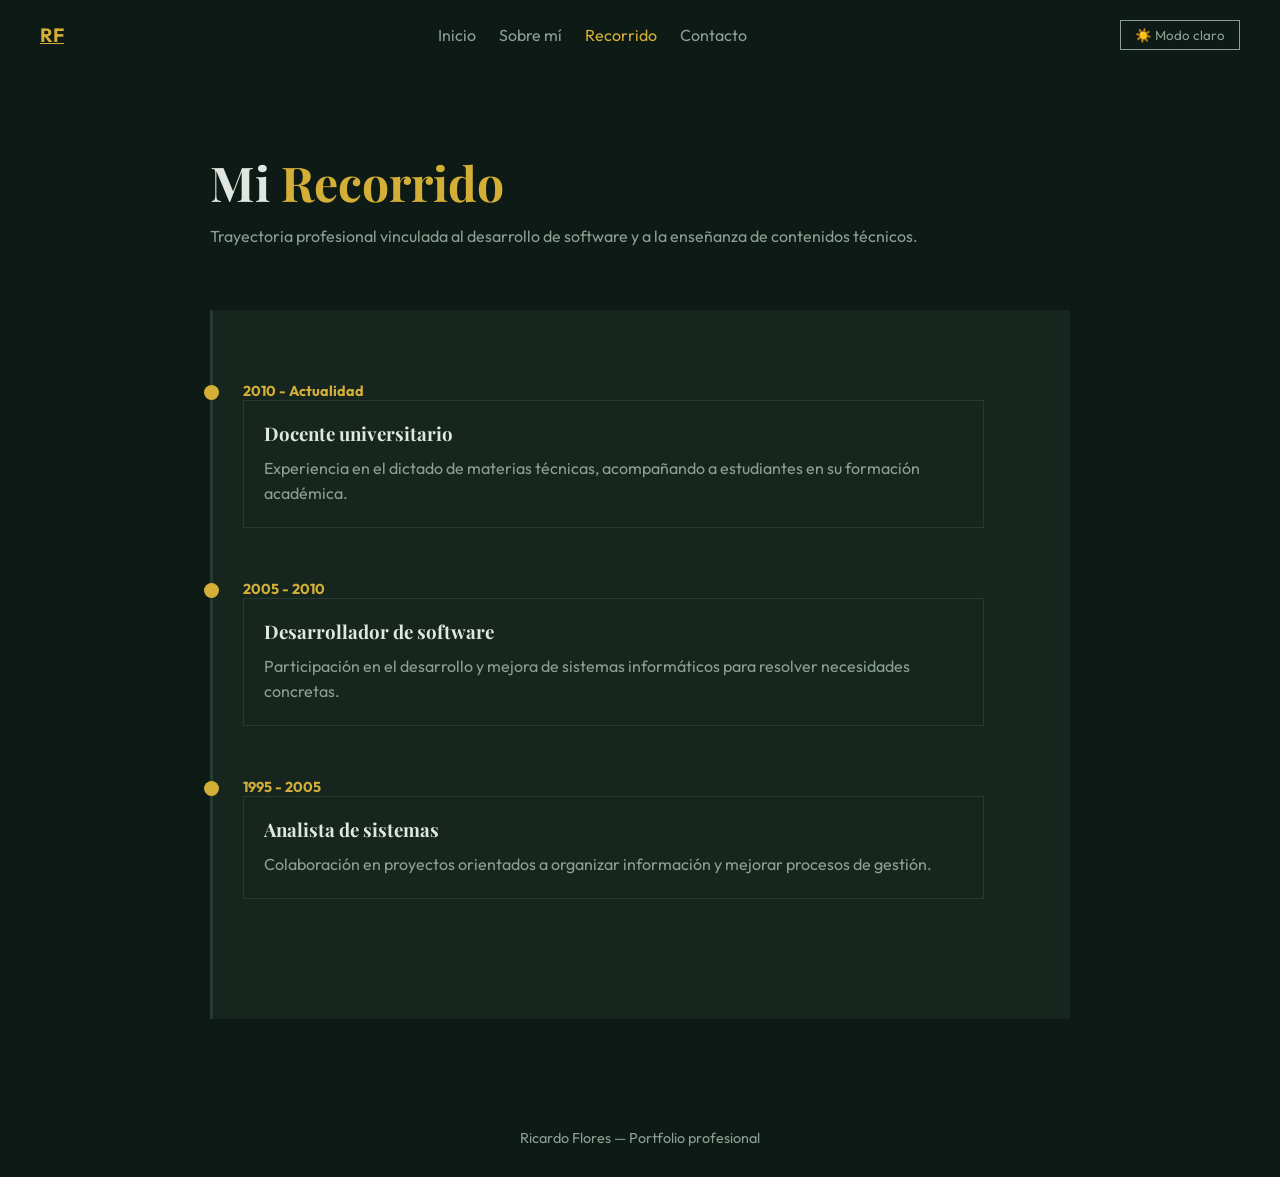
<file: recorrido.html>
<!DOCTYPE html>
<html lang="es">
<head>
    <meta charset="UTF-8">
    <meta name="viewport" content="width=device-width, initial-scale=1.0">
    <title>Recorrido — Ricardo Flores</title>

    <!-- Google Fonts -->
    <link href="https://fonts.googleapis.com/css2?family=Outfit:wght@300;600;800&family=Playfair+Display:wght@700&display=swap" rel="stylesheet">

    <link rel="stylesheet" href="CSS/style.css">
    <link rel="stylesheet" href="CSS/recorrido.css">
</head>
<body>

<nav>
    <a href="index.html" class="logo">RF</a>

    <div class="nav-links">
        <a href="index.html">Inicio</a>
        <a href="index.html#sobreMi">Sobre mí</a>
        <a href="recorrido.html" class="activo">Recorrido</a>
        <a href="index.html#contacto">Contacto</a>
    </div>

    <button class="botonTema" id="botonTema" onclick="cambiarTema()">☀️ Modo claro</button>
</nav>

<main class="contenedor">
    <header class="header-recorrido">
        <h1>Mi <span>Recorrido</span></h1>
        <p>Trayectoria profesional vinculada al desarrollo de software y a la enseñanza de contenidos técnicos.</p>
    </header>

    <section class="timeline">

        <article class="item">
            <time class="fecha">2010 - Actualidad</time>
            <div class="contenido">
                <h3>Docente universitario</h3>
                <p>Experiencia en el dictado de materias técnicas, acompañando a estudiantes en su formación académica.</p>
            </div>
        </article>

        <article class="item">
            <time class="fecha">2005 - 2010</time>
            <div class="contenido">
                <h3>Desarrollador de software</h3>
                <p>Participación en el desarrollo y mejora de sistemas informáticos para resolver necesidades concretas.</p>
            </div>
        </article>

        <article class="item">
            <time class="fecha">1995 - 2005</time>
            <div class="contenido">
                <h3>Analista de sistemas</h3>
                <p>Colaboración en proyectos orientados a organizar información y mejorar procesos de gestión.</p>
            </div>
        </article>

    </section>
</main>

<footer>
    <p>Ricardo Flores — Portfolio profesional</p>
</footer>

<script>
let boton = document.getElementById("botonTema");

if (localStorage.getItem("tema") === "claro") {
    document.body.classList.add("claro");
    boton.textContent = "🌙 Modo oscuro";
}

function cambiarTema() {
    document.body.classList.toggle("claro");
    let claro = document.body.classList.contains("claro");

    boton.textContent = claro ? "🌙 Modo oscuro" : "☀️ Modo claro";
    localStorage.setItem("tema", claro ? "claro" : "oscuro");
}
</script>

</body>
</html>
</file>
<file: CSS/style.css>
* {
    margin: 0;
    padding: 0;
    box-sizing: border-box;
}
 
body {
    font-family: 'Outfit', sans-serif;
    background: #0d1a15;
    color: #e0e7e1;
}
 
body.claro {
    background: #fdfaf6;
    color: #1a2421;
}
 
 
 
nav {
    display: flex;
    justify-content: space-between;
    align-items: center;
    padding: 20px 40px;
}
 
.logo {
    color: #d4af37;
    font-weight: bold;
    font-size: 1.2rem;
}
 
.nav-links a {
    margin: 0 10px;
    text-decoration: none;
    color: #8ba094;
}
 
.nav-links a:hover {
    color: #d4af37;
}
 
.botonTema {
    background: none;
    border: 1px solid #8ba094;
    color: #8ba094;
    padding: 6px 14px;
    cursor: pointer;
    font-family: 'Outfit', sans-serif;
}
 
body.claro nav {
    background: #f2eee8;
}
 
body.claro .botonTema {
    border-color: #1a2421;
    color: #1a2421;
}
 
 
 
.hero {
    height: 90vh;
    display: flex;
    align-items: center;
    padding: 0 10%;
    background: linear-gradient(rgba(0,0,0,0.65), rgba(0,0,0,0.65)),
                url('https://images.unsplash.com/photo-1518770660439-4636190af475');
    background-size: cover;
    background-position: center;
}
 
.hero > div {
    display: flex;
    flex-direction: column;
    gap: 20px;
}
 
.tagline {
    color: #d4af37;
    font-size: 0.9rem;
    letter-spacing: 2px;
    text-transform: uppercase;
}
 
.hero h1 {
    font-family: 'Playfair Display', serif;
    font-size: 4rem;
    line-height: 1.1;
}
 
.hero h1 span {
    color: #d4af37;
}
 
.hero p {
    max-width: 500px;
    color: #ccc;
    line-height: 1.6;
}
 
.hero-actions {
    display: flex;
    gap: 15px;
    margin-top: 10px;
}
 
.btn-main {
    background: #d4af37;
    padding: 12px 24px;
    color: black;
    text-decoration: none;
    font-weight: 600;
}
 
.btn-main:hover {
    background: #c09b28;
}
 
.btn-sub {
    padding: 12px 24px;
    color: #e0e7e1;
    text-decoration: none;
    border: 1px solid #e0e7e1;
}
 
.btn-sub:hover {
    border-color: #d4af37;
    color: #d4af37;
}
 

 
section {
    padding: 70px 10%;
}
 
section:nth-child(even) {
    background: #16261f;
}
 
body.claro section:nth-child(even) {
    background: #f2eee8;
}
 
section h2 {
    font-family: 'Playfair Display', serif;
    font-size: 2rem;
    margin-bottom: 8px;
}
 
.linea {
    width: 50px;
    height: 3px;
    background: #d4af37;
    margin-bottom: 30px;
}
 
 
.sobreMiGrid {
    display: flex;
    gap: 40px;
    align-items: center;
}
 
.sobreMiFoto img {
    width: 250px;
    border-radius: 10px;
    border: 2px solid #d4af37;
}
 
.sobreMiGrid p {
    line-height: 1.8;
    margin-bottom: 12px;
}
 
 
 
.habilidadesGrid {
    display: grid;
    grid-template-columns: repeat(2, 1fr);
    gap: 20px;
}
 
.habilidad {
    padding: 20px;
    border: 1px solid #243b31;
    font-weight: 600;
}
 
body.claro .habilidad {
    border-color: #ccc;
}
 
 
.proyectosGrid {
    display: grid;
    grid-template-columns: repeat(2, 1fr);
    gap: 30px;
}
 
.proyecto {
    border: 1px solid #243b31;
    padding: 15px;
    transition: transform 0.3s;
}
 
body.claro .proyecto {
    border-color: #ccc;
}
 
.proyecto:hover {
    transform: scale(1.03);
}
 
.proyecto img {
    width: 100%;
    display: block;
    margin-bottom: 12px;
}
 
.proyecto h3 {
    margin-bottom: 6px;
    color: #d4af37;
}
 
.proyecto p {
    color: #8ba094;
    font-size: 0.95rem;
}
 
 
form {
    display: flex;
    flex-direction: column;
    gap: 12px;
    max-width: 600px;
}
 
form input,
form textarea {
    padding: 12px;
    background: #16261f;
    border: 1px solid #243b31;
    color: #e0e7e1;
    font-family: 'Outfit', sans-serif;
    font-size: 1rem;
}
 
body.claro form input,
body.claro form textarea {
    background: #fff;
    border-color: #ccc;
    color: #1a2421;
}
 
form textarea {
    height: 130px;
    resize: vertical;
}
 
form button {
    background: #d4af37;
    border: none;
    padding: 12px;
    cursor: pointer;
    font-size: 1rem;
    font-family: 'Outfit', sans-serif;
    font-weight: 600;
    color: black;
    width: fit-content;
    padding: 12px 30px;
}
 
form button:hover {
    background: #c09b28;
}
 

 
footer {
    text-align: center;
    padding: 30px;
    color: #8ba094;
    font-size: 0.9rem;
}
 
footer a {
    color: #d4af37;
    text-decoration: none;
}
 
footer a:hover {
    text-decoration: underline;
}
 

 
@media (max-width: 768px) {
 
    nav {
        flex-direction: column;
        gap: 15px;
        padding: 20px;
    }
 
    .hero h1 {
        font-size: 2.5rem;
    }
 
    .sobreMiGrid {
        flex-direction: column;
    }
 
    .sobreMiFoto img {
        width: 100%;
    }
 
    .habilidadesGrid {
        grid-template-columns: 1fr;
    }
 
    .proyectosGrid {
        grid-template-columns: 1fr;
    }
}
</file>
<file: CSS/recorrido.css>
.contenedor {
    max-width: 900px;
    margin: auto;
    padding: 80px 20px;
}
 
 

 
.header-recorrido {
    margin-bottom: 60px;
}
 
.header-recorrido h1 {
    font-size: 3rem;
    font-family: 'Playfair Display', serif;
    margin-bottom: 10px;
}
 
.header-recorrido span {
    color: #d4af37;
}
 
.header-recorrido p {
    color: #8ba094;
    line-height: 1.6;
}
 
 
 
.timeline {
    border-left: 3px solid #243b31;
    padding-left: 30px;
}
 
body.claro .timeline {
    border-color: #ccc;
}
 
.item {
    margin-bottom: 50px;
    position: relative;
}
 

.item::before {
    content: "";
    position: absolute;
    left: -39px;
    top: 5px;
    width: 15px;
    height: 15px;
    background: #d4af37;
    border-radius: 50%;
}
 
 

.fecha {
    font-size: 0.9rem;
    color: #d4af37;
    font-weight: bold;
    margin-bottom: 10px;
}
 
 
/* tarjeta de contenido */
 
.contenido {
    background: #16261f;
    padding: 20px;
    border: 1px solid #243b31;
    transition: transform 0.3s, border-color 0.3s;
}
 
body.claro .contenido {
    background: #f2eee8;
    border-color: #ccc;
}
 
.contenido:hover {
    transform: translateX(10px);
    border-color: #d4af37;
}
 
.contenido h3 {
    font-family: 'Playfair Display', serif;
    margin-bottom: 10px;
}
 
.contenido p {
    color: #8ba094;
    line-height: 1.6;
}
 
body.claro .contenido p {
    color: #555;
}
 
 
 
.activo {
    color: #d4af37 !important;
}
 
 
 
@media (max-width: 768px) {
    .contenedor {
        padding: 60px 10px;
    }
 
    .header-recorrido h1 {
        font-size: 2rem;
    }
}
</file>
